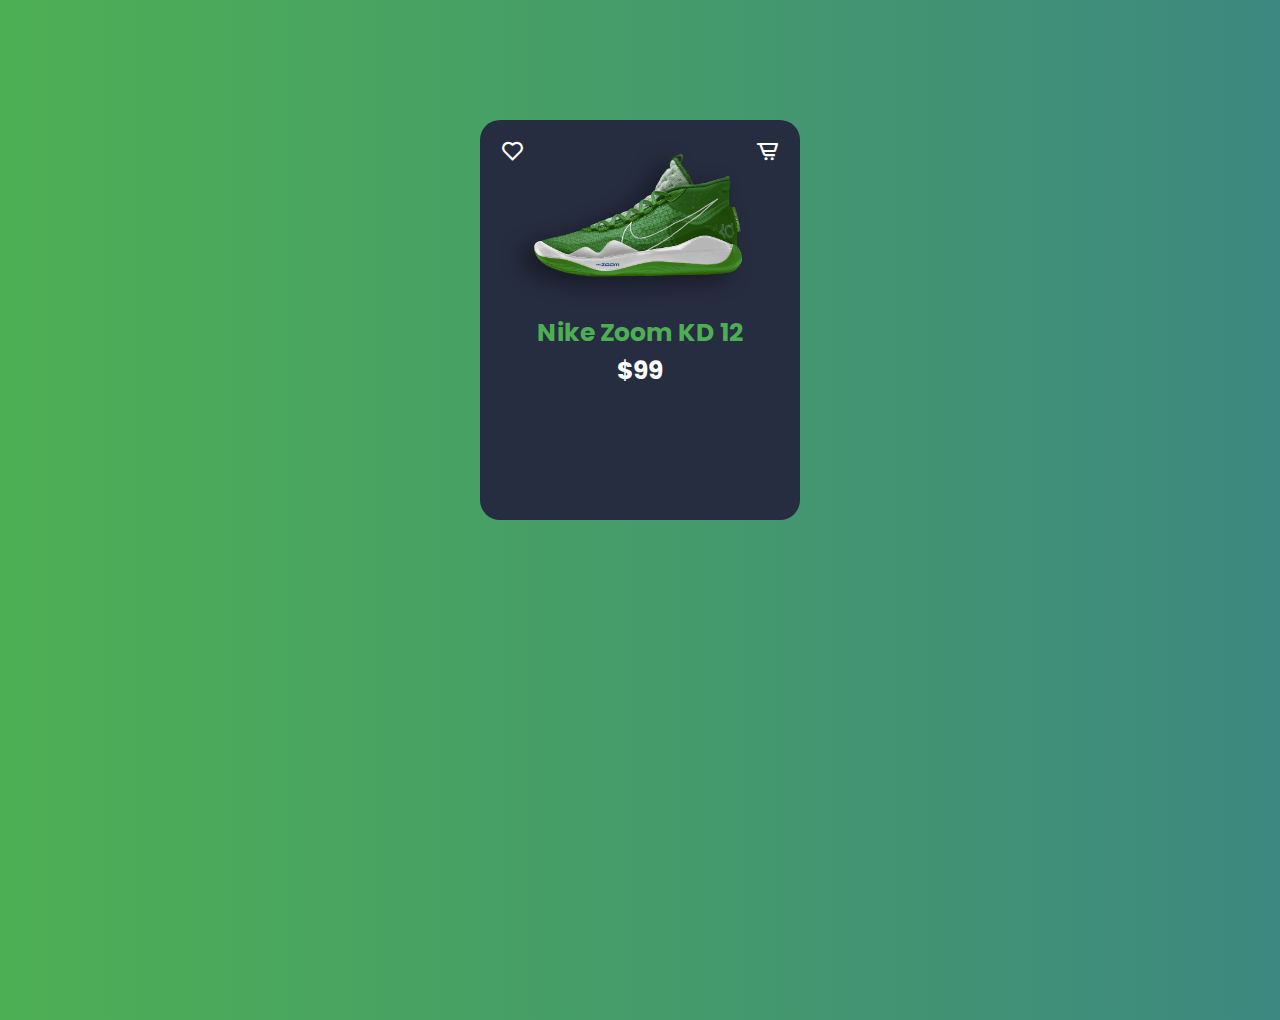
<file: day1/index.html>
<!DOCTYPE html>
<html lang="en">
<head>
    <meta charset="UTF-8">
    <meta http-equiv="X-UA-Compatible" content="IE=edge">
    <meta name="viewport" content="width=device-width, initial-scale=1.0">
    <title>Product Card</title>
    <link href='https://unpkg.com/boxicons@2.0.9/css/boxicons.min.css' rel='stylesheet'>
    <link rel="stylesheet" href="style.css">
</head>
<body>
    <div class="card">
        <div class="card__heart">
            <i class='bx bx-heart'></i>

        </div>
        <div class="card__cart">
            <i class='bx bx-cart-alt'></i>
        </div>
        <div class="card__img">
            <img src="Nike Zoom KD 12.png" alt="">
        </div>
        <div class="card__title">
            Nike Zoom KD 12
        </div>
        <div class="card__price">
            $99
        </div>
        <div class="card__size">
            <h3>Size : </h3>
            <span>6</span>
            <span>7</span>
            <span>8</span>
            <span>9</span>
        </div>
        <div class="card__color">
            <h3>Color : </h3>
            <span class="card__color--green"></span>
            <span class="card__color--red"></span>
            <span class="card__color--black"></span>

        </div>
        <div class="card__action">
            <button>Buy Now</button>
            <button>Add Cart</button>
        </div>
    </div>
</body>
</html>
</file>
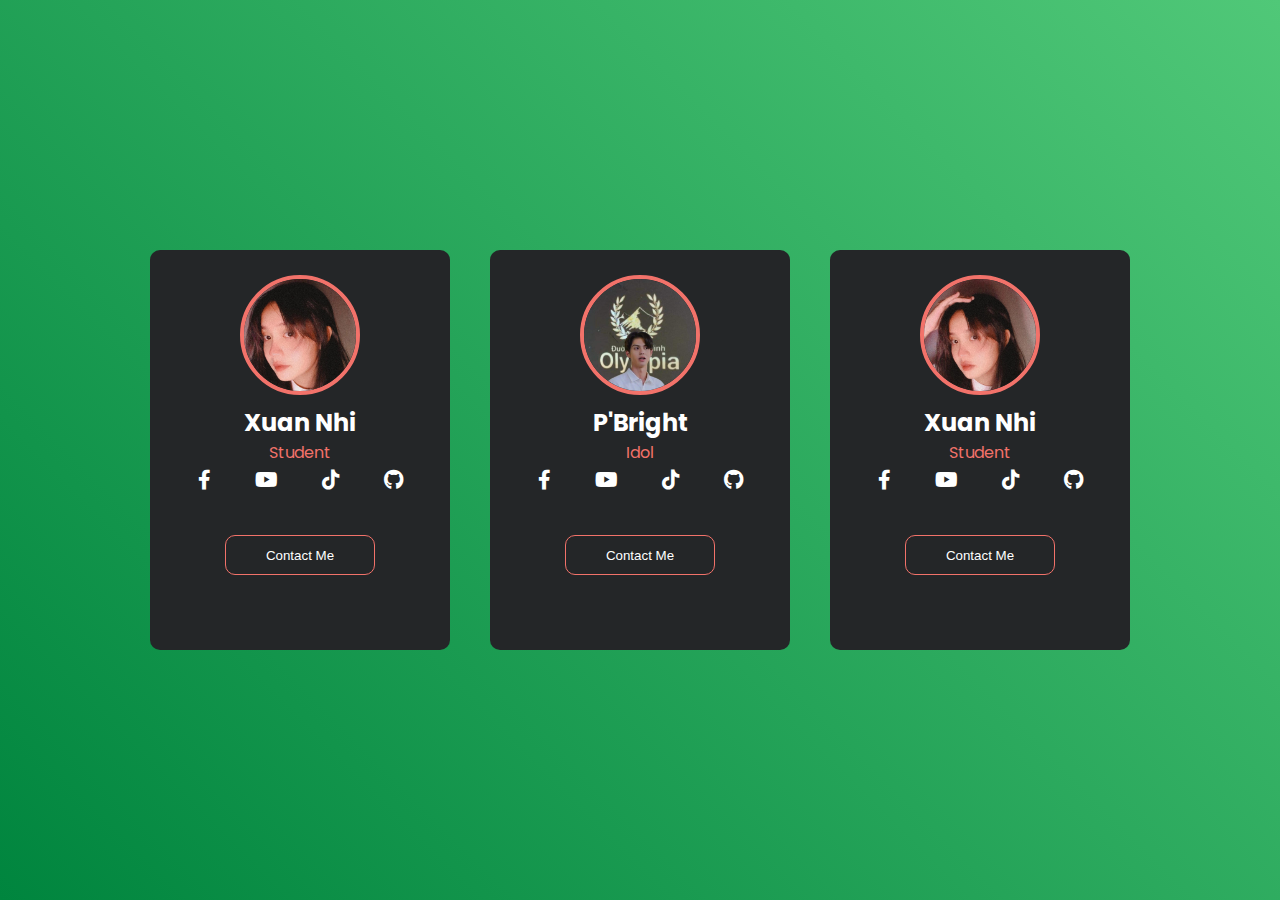
<file: day2/index.html>
<!DOCTYPE html>
<html lang="en">
<head>
    <meta charset="UTF-8">
    <meta http-equiv="X-UA-Compatible" content="IE=edge">
    <meta name="viewport" content="width=device-width, initial-scale=1.0">
    <title>Profile Card</title>
    <link rel="stylesheet" href="fontawesome-free-5.15.4-web/css/all.css">
    <link rel="stylesheet" href="style.css">

</head>
<body>
    <div class="card">
        <div class="card__img">
            <img src="3afc4e56600aab54f21b.jpg" alt="">
        </div>
        <h2>Xuan Nhi</h2>
        <p>Student</p>
        <div class="card__social">
            <a href="https://www.facebook.com/xxnhi2712"><i class="fab fa-facebook-f"></i></a>
            <a href="https://www.youtube.com/"><i class="fab fa-youtube"></i></a>
            <a href="https://www.tiktok.com/vi-VN/"><i class="fab fa-tiktok"></i></a>
            <a href="https://github.com/xxnhi"><i class="fab fa-github"></i></a>
        </div>
        <button>Contact Me</button>
    </div>

    <div class="card">
        <div class="card__img">
            <img src="05b2ae9580c94b9712d8.jpg" alt="">
        </div>
        <h2>P'Bright</h2>
        <p>Idol</p>
        <div class="card__social">
            <a href="https://www.facebook.com/xxnhi2712"><i class="fab fa-facebook-f"></i></a>
            <a href="https://www.youtube.com/"><i class="fab fa-youtube"></i></a>
            <a href="https://www.tiktok.com/vi-VN/"><i class="fab fa-tiktok"></i></a>
            <a href="https://github.com/xxnhi"><i class="fab fa-github"></i></a>
        </div>
        <button>Contact Me</button>
    </div>


    <div class="card">
        <div class="card__img">
            <img src="f2c1d36cfd30366e6f21.jpg" alt="">
        </div>
        <h2>Xuan Nhi</h2>
        <p>Student</p>
        <div class="card__social">
            <a href="https://www.facebook.com/xxnhi2712"><i class="fab fa-facebook-f"></i></a>
            <a href="https://www.youtube.com/"><i class="fab fa-youtube"></i></a>
            <a href="https://www.tiktok.com/vi-VN/"><i class="fab fa-tiktok"></i></a>
            <a href="https://github.com/xxnhi"><i class="fab fa-github"></i></a>
        </div>
        <button>Contact Me</button>
    </div>



</body>
</html>
</file>
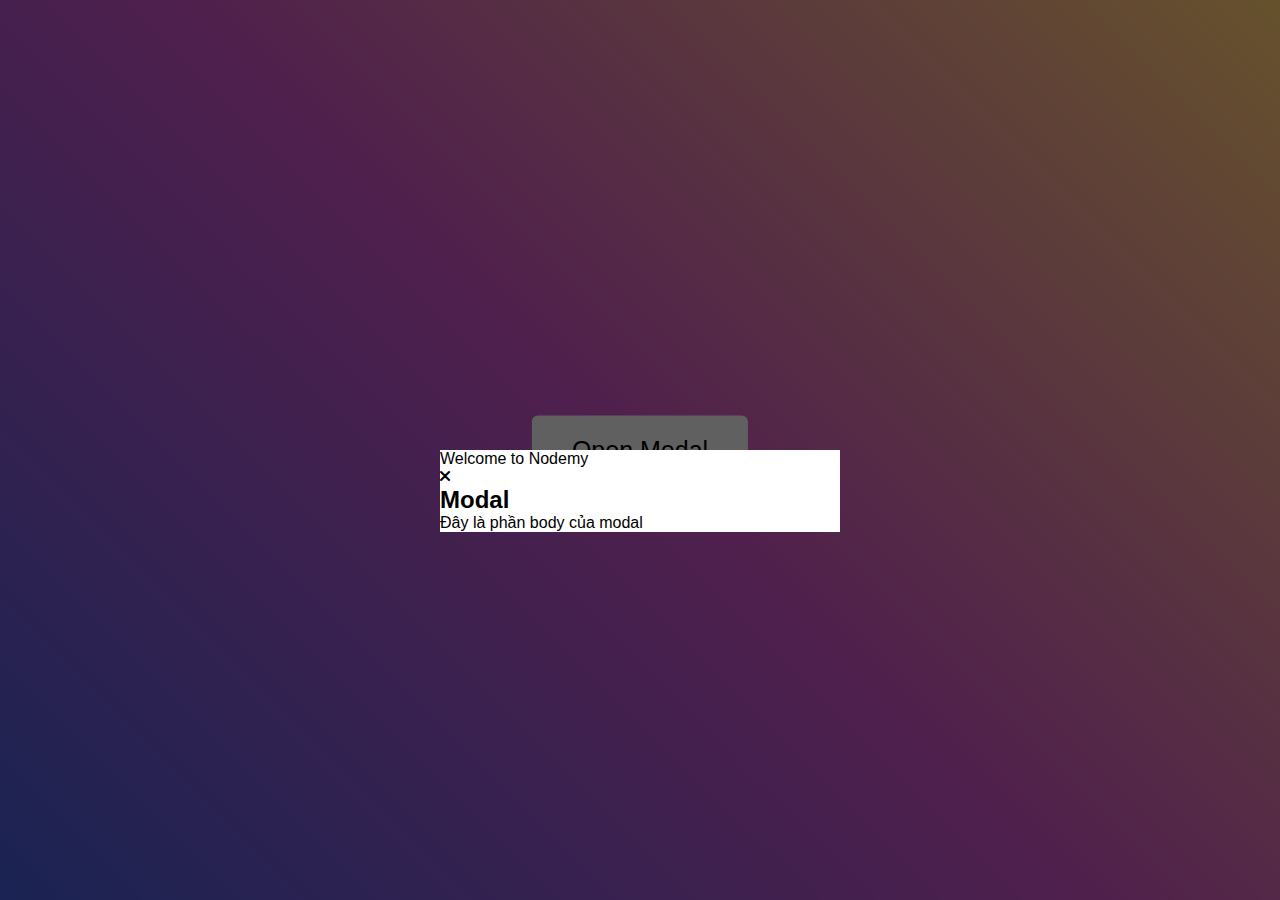
<file: day3/index.html>
<!DOCTYPE html>
<html lang="en">
<head>
    <meta charset="UTF-8">
    <meta http-equiv="X-UA-Compatible" content="IE=edge">
    <meta name="viewport" content="width=device-width, initial-scale=1.0">
    <title>Modal Show</title>
    <link rel="stylesheet" href="https://cdnjs.cloudflare.com/ajax/libs/font-awesome/6.0.0-beta3/css/all.min.css">
    <link rel="stylesheet" href="style.css">
</head>
<body>
    <button class="open-modal-btn">Open Modal</button>
    <div class="modal">
        <div class="modal__inner">
            <div class="modal__header">
                <p>Welcome to Nodemy</p>
                <i class="fas fa-times"></i>
            </div>
            <div class="modal__body">
                <h2>Modal</h2>
                <p>Đây là phần body của modal</p>                </p>
            </div>
            <div class="modal__footer"></div>
        </div>
    </div>
    <script scr="app.js"></script>
</body>
</html>
</file>
<file: day1/style.css>
@import url('https://fonts.googleapis.com/css2?family=Poppins:ital,wght@0,100;0,200;0,300;0,400;0,500;0,600;0,700;0,800;0,900;1,100;1,200;1,300;1,400;1,500;1,600;1,700;1,800;1,900&display=swap');
:root{
    --primary-color : #4daf54;
}
*{
    margin: 0;
    padding: 0;
    box-sizing: border-box;
}
body{
    height:100vh;
    background: linear-gradient(to right, #4daf54, #3d8880);
    font-family: "Poppins";
}
.card{
    margin:120px auto;
    width: 320px;
    height: 400px;
    background: #272d40;
    border-radius: 20px;
    padding:20px;
    color: white;
    position: relative;
}
.card__heart ,.card__cart{
    font-size: 25px;
    position: absolute;
    left :20px;
    top:15px;
    cursor: pointer;

}
.card__cart{
    left: unset;
    right : 20px;
}
.card__img{
    width: 90%;
    translate: 0.5s;


}
.card__img img{
    width:100%;
    height : 100%;
    object-fit: cover;
}
.card__title , .card__price{
    font-size:25px;
    font-weight: bold;
     transition: 0.5s;
    text-align: center;
}
.card__title{
    color : var(--primary-color);
}
.card__size, .card__color{
    display: flex;
    align-items: center;
    margin-bottom: 10px;
}

.card__size span{
    padding : 1px 9px;
    background : #dadada;
    color : black;
    border-radius: 5px;
    margin : 0 5px;
    cursor: pointer;

}
.card__color span{
    width:12px;
    height:12px;
    border-radius: 50%;
    margin : 0 5px;
    cursor: pointer;
    
}
.card__color--green{
    background: green;
}
.card__color--red{
    background: red;
}
.card__color--black{
    background: black;
}
.card__action button{
    background: var(--primary-color);
    border:none;
    outline:none;
    color:white;
    padding : 10px 20px;
    border-radius: 5px;
    font-weight: bold;
    transition: 0.25s;
    cursor: pointer;
}
.card__action button:hover{
    transform:scale(0.9);

}
.card:hover .card__img{
    transform: translateY(-90px) rotate(-20deg);
}
.card:hover .card__title{
    transform: translate(-38px,-72px)
}
.card:hover .card__price{
    transform : translate(-117px,-73px)
}
.card__size{
    margin-top: 150px;
}
.card__size, .card__color, .card__action{
    visibility: hidden;
    opacity: 0;
    transition: 0.5s;
}
.card:hover .card__size,
.card:hover .card__color,
.card:hover .card__action{
    visibility: visible;
    opacity:100;
    transition-delay: 0.4s;
}
.card:hover .card__size{
    margin-top: -30px;
}
</file>
<file: day2/style.css>
@import url('https://fonts.googleapis.com/css2?family=Poppins:ital,wght@0,100;0,200;0,300;0,400;0,500;0,600;0,700;0,800;0,900;1,100;1,200;1,300;1,400;1,500;1,600;1,700;1,800;1,900&display=swap');
:root{
    --primary-color: #f2726a;

}
*{
    margin: 0;
    padding: 0;
    box-sizing: border-box;
}
body{
    display: flex;
    justify-content: center;
    align-items: center;
    height:100vh;
    background: linear-gradient(45deg, #00853e, #50c878);;
    font-family: 'Poppins';
    color: white;
}
.card{
    width: 300px;
    height: 400px;
    background: #242628;
    border-radius: 10px;
    text-align: center;
    center:hidden;
    margin: 0 20px;;
}
img{
      object-fit: cover ;
      width: 100%;
      height: 100%;
      object-position: center;

}
.card__img{
    width: 120px;
    height:120px;
    border: 4px solid var(--primary-color);
    border-radius: 50%;
    overflow: hidden;
    margin: 0 auto;
    transform: translateY(25px);
    transition: 0.5s;
}
.card h2{
    margin-top: 35px;
}
.card p{
    color: var(--primary-color);
}
.card__social a{
    color: white;
    margin: 25px 20px;
    font-size: 20px;
}
.card__social a:hover{
    color: var(--primary-color);
}
.card button{
    width: 150px;
    height: 40px;
    border: 1px solid var(--primary-color);
    background: transparent;
    color: white;
   border-radius: 10px;
   transition: 0.5s;
   margin-top: 40px;
  
}
.card button:hover{
    background: var(--primary-color);
}
.card__img:hover {
    width: 100%;
    height:100%;
    border-radius: unset;
    transform: unset;
    border:none;
}
</file>
<file: day3/style.css>
*{
    margin: 0;
    padding: 0;
    box-sizing: border-box;
}
body{
    height:100vh;
    overflow: hidden;
    font-family: sans-serif;
    background-image: linear-gradient( 
        45deg, rgb(65, 88, 208) 0%, rgb(200, 80, 192) 50%, rgb(255, 204, 112) 100% );;
}
.open-modal-btn{
    padding: 20px 40px;
    border: none;
    outline: none;
    border-radius: 6px;
    position: relative;
    top: 50%;
    left :50%;
    transform: translate(-50%,-50%);
    font-size:25px;
}
.modal{
    position:fixed;
    top: 0;
    height: 100vh;
    width: 100vw;
    background : rgba(0,0,0,0.6);
}
.modal__inner {
    width: 400px;
    position: relative;
    top:50%;
    margin: auto;
    background:white;
}
</file>
